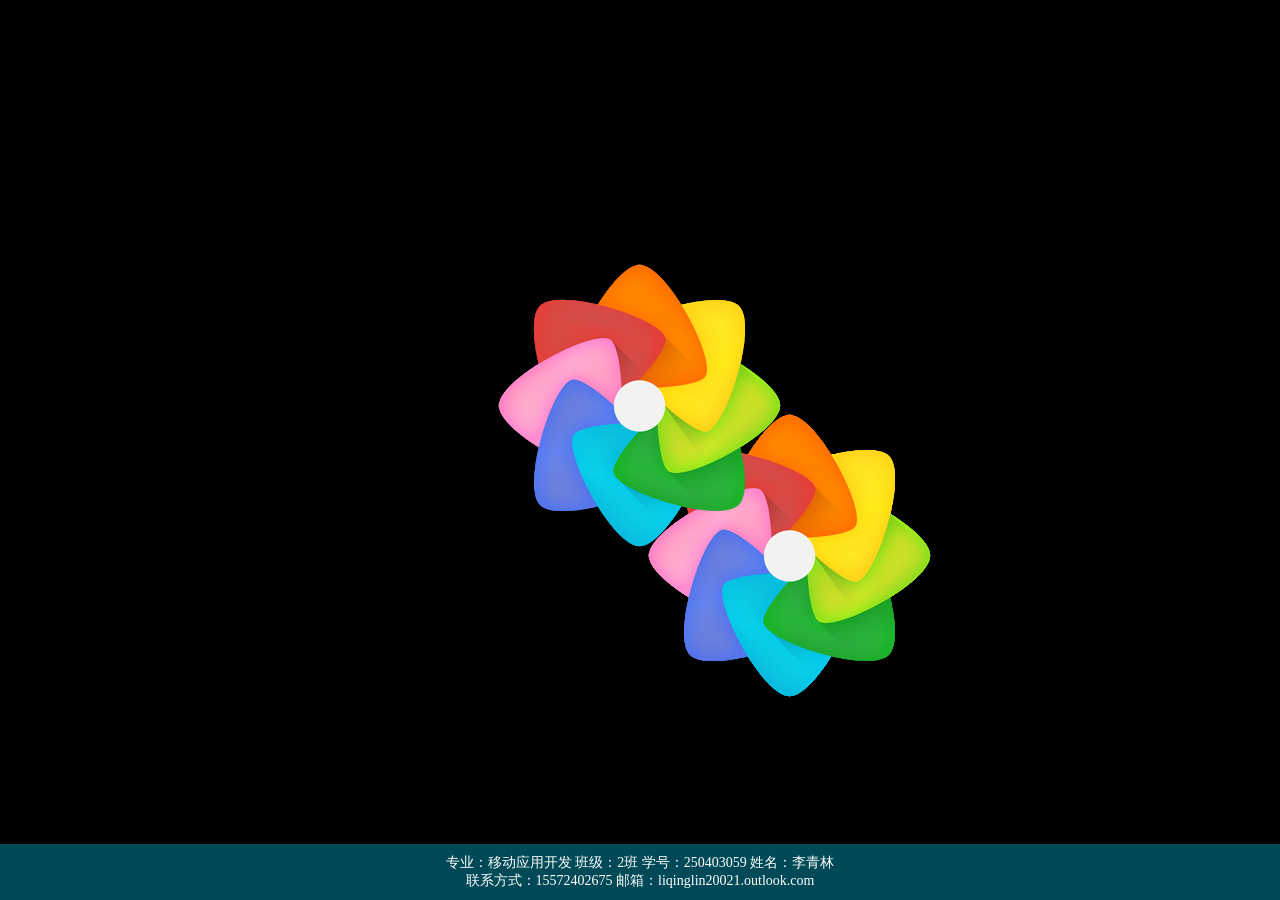
<file: donghua.html>
<!DOCTYPE html>
<html>
	<head>
		<meta charset="utf-8">
		<meta name="viewport" content="width=device-width, initial-scale=1.0, maximum-scale=1.0, user-scalable=no">
		<title>3D动画</title>
		<style type="text/css">
			* {
				margin: 0;
				padding: 0;
				box-sizing: border-box;
			}
			body {
				min-height: 100vh;
				display: flex;
				flex-direction: column;
				background: black;
				overflow: hidden;
			}
			/* 3D动画容器 */
			.magic {
				transform-style: preserve-3d;
				animation: rotate 60s linear infinite;
				width: 100%;
				height: 100%;
				position: relative;
				display: flex;
				justify-content: center;
				align-items: center;
			}
			@keyframes rotate {
				50% {
					transform-origin: center center;
					transform: rotateY(3600deg) rotateX(3600deg);
				}
			}
			/* 图片适配 - 使用相对单位 */
			.magic img {
				width: clamp(100px, 40vw, 300px);
				height: auto;
				object-fit: cover;
			}
			.magic_a {
				transform: translateZ(-clamp(50px, 15vw, 150px));
				margin: clamp(50px, 20vw, 300px);
			}
			.magic_b {
				transform: rotateY(90deg) translateX(clamp(50px, 15vw, 150px));
				transform-origin: right;
				position: absolute;
				top: 50%;
				left: 50%;
				transform: translate(-50%, -50%) rotateY(90deg) translateX(clamp(50px, 15vw, 150px));
			}
			.magic_c {
				transform: rotateY(270deg) translateX(-clamp(50px, 15vw, 150px));
				transform-origin: left;
				position: absolute;
				top: 50%;
				left: 50%;
				transform: translate(-50%, -50%) rotateY(270deg) translateX(-clamp(50px, 15vw, 150px));
			}
			.magic_d {
				position: absolute;
				transform: translateZ(clamp(50px, 15vw, 150px));
				top: 50%;
				left: 50%;
				transform: translate(-50%, -50%) translateZ(clamp(50px, 15vw, 150px));
			}
			.magic_e {
				transform: rotateX(270deg) translateX(-clamp(50px, 15vw, 150px)) translateY(clamp(50px, 15vw, 150px));
				transform-origin: bottom;
				position: absolute;
				top: 50%;
				left: 50%;
				transform: translate(-50%, -50%) rotateX(270deg) translateX(-clamp(50px, 15vw, 150px)) translateY(clamp(50px, 15vw, 150px));
			}
			.magic_f {
				transform: rotateX(90deg) translateZ(-clamp(50px, 15vw, 150px)) translateY(-clamp(50px, 15vw, 150px));
				transform-origin: top;
				position: absolute;
				top: 50%;
				left: 50%;
				transform: translate(-50%, -50%) rotateX(90deg) translateZ(-clamp(50px, 15vw, 150px)) translateY(-clamp(50px, 15vw, 150px));
			}
			/* 底部信息 */
			.botten {
				margin-top: auto;
				padding: 10px 0px;
				background: #004956;
				text-align: center;
				color: #FFFFFF;
				font-size: clamp(0.75rem, 2vw, 0.875rem);
				font-family: "宋体";
				width: 100%;
			}
		</style>
	</head>
	<body>
		<div class="magic">
			<img class="magic_a" src="images/photo.png" alt="" />
			<img class="magic_b" src="images/photo.png" alt="" />
			<img class="magic_c" src="images/photo.png" alt="" />
			<img class="magic_d" src="images/photo.png" alt="" />
			<img class="magic_e" src="images/photo.png" alt="" />
			<img class="magic_f" src="images/photo.png" alt="" />
		</div>
		
		<div class="botten">
			<span>专业：移动应用开发</span>
			<span>班级：2班</span>
			<span>学号：250403059</span>
			<span>姓名：李青林</span><br>
			<span>联系方式：15572402675</span>
			<span>邮箱：liqinglin20021.outlook.com</span>
		</div>
	</body>
</html>
</file>
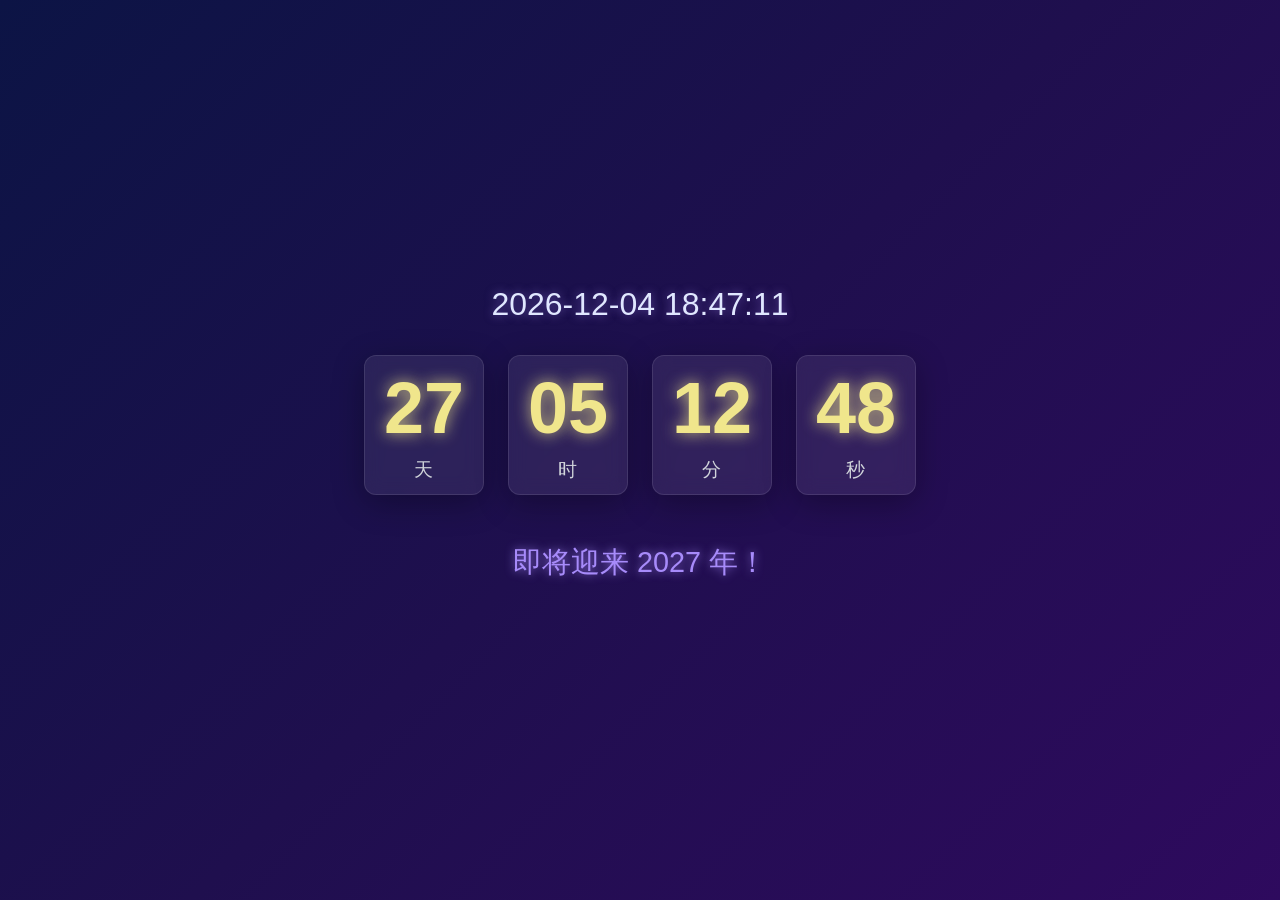
<file: newyear.html>
<!DOCTYPE html>
<html lang="zh-CN">
<head>
    <meta charset="UTF-8">
    <meta name="viewport" content="width=device-width, initial-scale=1.0">
    <title>跨年倒计时 | 喜迎新年</title>
    <style>
        * {
            margin: 0;
            padding: 0;
            box-sizing: border-box;
            font-family: "Microsoft YaHei", "PingFang SC", sans-serif;
        }

        /* 页面整体样式 */
        body {
            width: 100vw;
            height: 100vh;
            overflow: hidden;
            background: linear-gradient(135deg, #0c1445, #1f0f4e, #2e0a5e);
            display: flex;
            flex-direction: column;
            justify-content: center;
            align-items: center;
            color: #fff;
            transition: all 0.5s ease;
        }

        /* 实时时间样式 */
        .current-time {
            font-size: 2rem;
            margin-bottom: 2rem;
            color: #e0e7ff;
            text-shadow: 0 0 10px rgba(167, 139, 250, 0.5);
        }

        /* 倒计时容器样式 */
        .countdown-container {
            display: flex;
            gap: 1.5rem;
            margin-bottom: 3rem;
        }

        /* 倒计时数字卡片样式 */
        .countdown-item {
            display: flex;
            flex-direction: column;
            align-items: center;
            justify-content: center;
            width: 120px;
            height: 140px;
            background: rgba(255, 255, 255, 0.08);
            backdrop-filter: blur(10px);
            border-radius: 12px;
            border: 1px solid rgba(255, 255, 255, 0.1);
            box-shadow: 0 8px 32px rgba(0, 0, 0, 0.3);
        }

        .countdown-number {
            font-size: 4.5rem;
            font-weight: bold;
            color: #f0e68c;
            text-shadow: 0 0 15px rgba(240, 230, 140, 0.8);
            margin-bottom: 0.5rem;
        }

        .countdown-label {
            font-size: 1.2rem;
            color: #d1d5db;
            text-transform: uppercase;
            letter-spacing: 1px;
        }

        /* 新年提示文本 */
        .new-year-tip {
            font-size: 1.8rem;
            color: #a78bfa;
            text-shadow: 0 0 10px rgba(167, 139, 250, 0.8);
            margin-bottom: 2rem;
            opacity: 1;
            transition: opacity 0.5s ease;
        }

        /* 零点祝福弹窗（默认隐藏） */
        .blessing-modal {
            position: fixed;
            top: 0;
            left: 0;
            width: 100vw;
            height: 100vh;
            background: linear-gradient(135deg, #ff4e50, #f9d423);
            display: flex;
            flex-direction: column;
            justify-content: center;
            align-items: center;
            z-index: 999;
            opacity: 0;
            pointer-events: none;
            transition: opacity 1s ease-in-out;
        }

        /* 祝福弹窗激活状态 */
        .blessing-modal.active {
            opacity: 1;
            pointer-events: all;
        }

        .blessing-title {
            font-size: 5rem;
            font-weight: bold;
            color: #fff;
            text-shadow: 0 0 20px rgba(255, 255, 255, 0.8);
            margin-bottom: 2rem;
            animation: bounce 2s infinite;
        }

        .blessing-desc {
            font-size: 2rem;
            color: #fff;
            text-align: center;
            margin-bottom: 3rem;
            max-width: 80%;
        }

        .replay-btn {
            padding: 1rem 3rem;
            font-size: 1.2rem;
            background: #fff;
            color: #ff4e50;
            border: none;
            border-radius: 50px;
            cursor: pointer;
            transition: all 0.3s ease;
            box-shadow: 0 4px 15px rgba(0, 0, 0, 0.2);
        }

        .replay-btn:hover {
            background: #f8f8f8;
            transform: translateY(-3px);
            box-shadow: 0 6px 20px rgba(0, 0, 0, 0.3);
        }

        /* 烟花动画（通过JS动态生成） */
        .firework {
            position: absolute;
            width: 10px;
            height: 10px;
            border-radius: 50%;
            opacity: 0;
            animation: fireworkBurst 2s ease-in-out infinite;
        }

        /* 动画关键帧 */
        @keyframes fireworkBurst {
            0% {
                transform: translate(0, 0);
                opacity: 1;
            }
            100% {
                transform: translate(var(--tx), var(--ty));
                opacity: 0;
            }
        }

        @keyframes bounce {
            0%, 100% {
                transform: translateY(0);
            }
            50% {
                transform: translateY(-20px);
            }
        }

        /* 响应式适配 */
        @media (max-width: 768px) {
            .current-time {
                font-size: 1.5rem;
            }

            .countdown-container {
                gap: 1rem;
            }

            .countdown-item {
                width: 80px;
                height: 100px;
            }

            .countdown-number {
                font-size: 3rem;
            }

            .countdown-label {
                font-size: 0.9rem;
            }

            .new-year-tip {
                font-size: 1.5rem;
            }

            .blessing-title {
                font-size: 3rem;
            }

            .blessing-desc {
                font-size: 1.5rem;
            }
        }

        @media (max-width: 480px) {
            .countdown-container {
                gap: 0.5rem;
            }

            .countdown-item {
                width: 60px;
                height: 80px;
            }

            .countdown-number {
                font-size: 2.5rem;
            }
        }
    </style>
</head>
<body>
    <!-- 实时时间显示 -->
    <div class="current-time" id="currentTime"></div>

    <!-- 倒计时容器 -->
    <div class="countdown-container">
        <div class="countdown-item">
            <div class="countdown-number" id="days">00</div>
            <div class="countdown-label">天</div>
        </div>
        <div class="countdown-item">
            <div class="countdown-number" id="hours">00</div>
            <div class="countdown-label">时</div>
        </div>
        <div class="countdown-item">
            <div class="countdown-number" id="minutes">00</div>
            <div class="countdown-label">分</div>
        </div>
        <div class="countdown-item">
            <div class="countdown-number" id="seconds">00</div>
            <div class="countdown-label">秒</div>
        </div>
    </div>

    <!-- 新年提示 -->
    <div class="new-year-tip" id="newYearTip">即将迎来 2026 年！</div>

    <!-- 零点祝福弹窗 -->
    <div class="blessing-modal" id="blessingModal">
        <h1 class="blessing-title">新年快乐！</h1>
        <p class="blessing-desc">愿你新的一年，万事顺意，平安喜乐，财源滚滚，美梦成真！</p>
        <button class="replay-btn" id="replayBtn">重新体验</button>
    </div>

    <script>
        // 获取DOM元素
        const currentTimeEl = document.getElementById('currentTime');
        const daysEl = document.getElementById('days');
        const hoursEl = document.getElementById('hours');
        const minutesEl = document.getElementById('minutes');
        const secondsEl = document.getElementById('seconds');
        const newYearTipEl = document.getElementById('newYearTip');
        const blessingModalEl = document.getElementById('blessingModal');
        const replayBtnEl = document.getElementById('replayBtn');

        // 定义跨年目标时间（2026年1月1日 00:00:00）
        let targetYear = new Date().getFullYear() + 1;
        let targetDate = new Date(`${targetYear}-01-01 00:00:00`);
        let isNewYear = false; // 标记是否已进入新年

        // 更新实时时间
        function updateCurrentTime() {
            const now = new Date();
            const hours = now.getHours().toString().padStart(2, '0');
            const minutes = now.getMinutes().toString().padStart(2, '0');
            const seconds = now.getSeconds().toString().padStart(2, '0');
            const year = now.getFullYear();
            const month = (now.getMonth() + 1).toString().padStart(2, '0');
            const date = now.getDate().toString().padStart(2, '0');
            currentTimeEl.textContent = `${year}-${month}-${date} ${hours}:${minutes}:${seconds}`;
        }

        // 计算并更新倒计时
        function updateCountdown() {
            if (isNewYear) return; // 已进入新年，停止倒计时更新

            const now = new Date();
            const timeDiff = targetDate - now; // 剩余时间（毫秒）

            // 若时间差小于等于0，说明已到新年
            if (timeDiff <= 0) {
                triggerNewYearBlessing();
                return;
            }

            // 计算天、时、分、秒
            const days = Math.floor(timeDiff / (1000 * 60 * 60 * 24));
            const hours = Math.floor((timeDiff % (1000 * 60 * 60 * 24)) / (1000 * 60 * 60));
            const minutes = Math.floor((timeDiff % (1000 * 60 * 60)) / (1000 * 60));
            const seconds = Math.floor((timeDiff % (1000 * 60)) / 1000);

            // 更新DOM显示（补零）
            daysEl.textContent = days.toString().padStart(2, '0');
            hoursEl.textContent = hours.toString().padStart(2, '0');
            minutesEl.textContent = minutes.toString().padStart(2, '0');
            secondsEl.textContent = seconds.toString().padStart(2, '0');

            // 更新新年提示文本
            newYearTipEl.textContent = `即将迎来 ${targetYear} 年！`;
        }

        // 触发新年祝福（零点特效）
        function triggerNewYearBlessing() {
            isNewYear = true;
            // 隐藏倒计时相关元素
            currentTimeEl.style.opacity = 0;
            document.querySelector('.countdown-container').style.opacity = 0;
            newYearTipEl.style.opacity = 0;
            // 激活祝福弹窗
            blessingModalEl.classList.add('active');
            // 生成烟花动画
            createFireworks();
        }

        // 生成烟花
        function createFireworks() {
            const modal = document.getElementById('blessingModal');
            const fireworkCount = 50; // 烟花数量

            // 清除已有烟花
            const existingFireworks = document.querySelectorAll('.firework');
            existingFireworks.forEach(fw => fw.remove());

            for (let i = 0; i < fireworkCount; i++) {
                const firework = document.createElement('div');
                firework.classList.add('firework');

                // 随机颜色
                const color = `rgb(${Math.random() * 255}, ${Math.random() * 255}, ${Math.random() * 255})`;
                firework.style.background = color;

                // 随机位置（基于视口）
                const x = Math.random() * window.innerWidth;
                const y = Math.random() * window.innerHeight;
                firework.style.left = `${x}px`;
                firework.style.top = `${y}px`;

                // 随机爆炸方向和距离
                const tx = (Math.random() - 0.5) * 200;
                const ty = (Math.random() - 0.5) * 200;
                firework.style.setProperty('--tx', `${tx}px`);
                firework.style.setProperty('--ty', `${ty}px`);

                // 随机动画延迟
                firework.style.animationDelay = `${Math.random() * 2}s`;

                modal.appendChild(firework);
            }
        }

        // 重新体验按钮点击事件
        replayBtnEl.addEventListener('click', function() {
            // 重置状态
            isNewYear = false;
            // 恢复元素显示
            currentTimeEl.style.opacity = 1;
            document.querySelector('.countdown-container').style.opacity = 1;
            newYearTipEl.style.opacity = 1;
            // 隐藏祝福弹窗
            blessingModalEl.classList.remove('active');
            // 重新计算目标时间
            targetYear = new Date().getFullYear() + 1;
            targetDate = new Date(`${targetYear}-01-01 00:00:00`);
            // 立即更新倒计时
            updateCountdown();
        });

        // 初始化
        function init() {
            // 立即更新时间和倒计时
            updateCurrentTime();
            updateCountdown();
            // 每秒更新一次
            setInterval(() => {
                updateCurrentTime();
                updateCountdown();
            }, 1000);
        }

        // 页面加载完成后初始化
        window.addEventListener('load', init);
    </script>
</body>
</html>
</file>
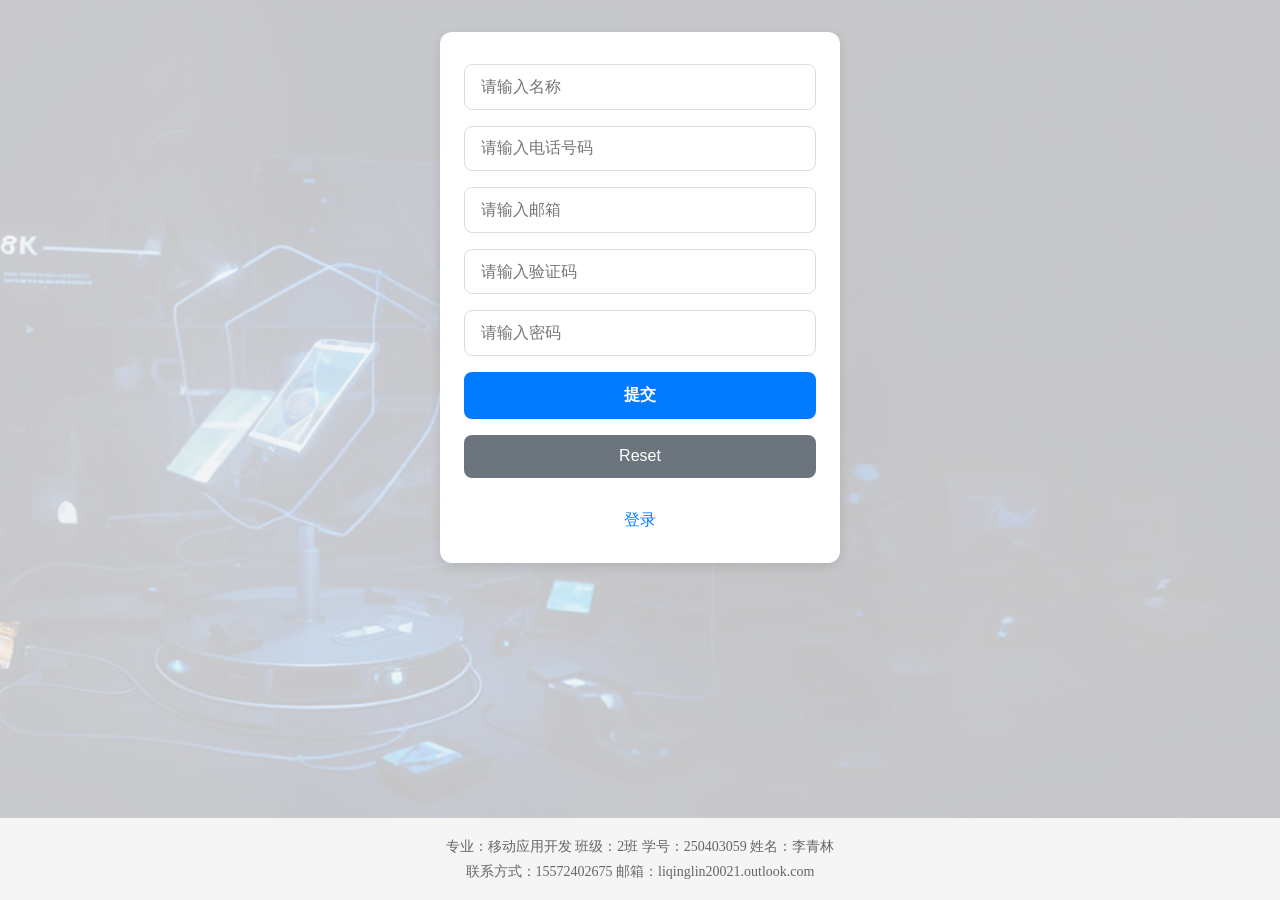
<file: register..html>
<!DOCTYPE html>
<html>
	<head>
		<meta charset="utf-8">
		<meta name="viewport" content="width=device-width, initial-scale=1.0, maximum-scale=1.0, user-scalable=no">
		<title>注册</title>
		<style type="text/css">
			* {
				margin: 0;
				padding: 0;
				box-sizing: border-box;
			}
			body {
				min-height: 100vh;
				display: flex;
				flex-direction: column;
				background: #f5f5f5;
			}
			/* 背景图适配 */
			.image {
				position: fixed;
				top: 0;
				left: 0;
				width: 100%;
				height: 100%;
				object-fit: cover;
				opacity: 0.2;
				z-index: -1;
			}
			/* 表单容器 */
			.form {
				width: 90%;
				max-width: 400px;
				margin: 2rem auto;
				background: #fff;
				padding: 2rem 1.5rem;
				border-radius: 12px;
				box-shadow: 0 4px 12px rgba(0,0,0,0.1);
			}
			/* 表单输入框 */
			form input {
				width: 100%;
				padding: 0.8rem 1rem;
				margin-bottom: 1rem;
				border: 1px solid #ddd;
				border-radius: 8px;
				font-size: 1rem;
				outline: none;
			}
			form input:focus {
				border-color: #007bff;
				box-shadow: 0 0 0 2px rgba(0,123,255,0.25);
			}
			/* 按钮样式 */
			.submit {
				background: #007bff;
				color: #fff;
				border: none;
				font-weight: bold;
				cursor: pointer;
				transition: background 0.3s;
			}
			.submit:hover {
				background: #0056b3;
			}
			.reset {
				background: #6c757d;
				color: #fff;
				border: none;
				cursor: pointer;
				transition: background 0.3s;
			}
			.reset:hover {
				background: #545b62;
			}
			/* 登录链接 */
			.login {
				text-align: center;
				margin-top: 1rem;
			}
			.login a {
				color: #007bff;
				text-decoration: none;
			}
			.login a:hover {
				text-decoration: underline;
			}
			/* 底部信息 */
			.botten {
				margin-top: auto;
				background: #f5f5f5;
				padding: 1rem;
				text-align: center;
				font-size: clamp(0.75rem, 2vw, 0.875rem);
				color: #666;
				line-height: 1.8;
			}
		</style>
	</head>
	<body>
		<img src="image/background.png" alt="" class="image"/>
		<div class="form">
			<form action="#" method="get" autocomplete="on" name="Userlog">
				<input type="text" name="UserName" placeholder="请输入名称" required class="name" /><br>
				<input type="tel" name="tel" placeholder="请输入电话号码" required class="tel"><br>
				<input type="email" name="UserEmail" placeholder="请输入邮箱" class="email"><br>
				<input type="text" name="UserCheck" placeholder="请输入验证码" required class="check" /><br>
				<input type="password" name="UserPassword" placeholder="请输入密码" required class="password" /><br>
				<input type="submit" name="UserSubmit" value="提交" class="submit" /><br>
				<input type="reset" name="UserReset" class="reset" />
				<div class="login">
					<a href="#" target="_blank">登录</a>
				</div>
			</form>
		</div>
		
		<!-- 版权信息 -->
		<div class="botten">
			<span>专业：移动应用开发</span>
			<span>班级：2班</span>
			<span>学号：250403059</span>
			<span>姓名：李青林</span><br>
			<span>联系方式：15572402675</span>
			<span>邮箱：liqinglin20021.outlook.com</span>
		</div>
	</body>
</html>
</file>
